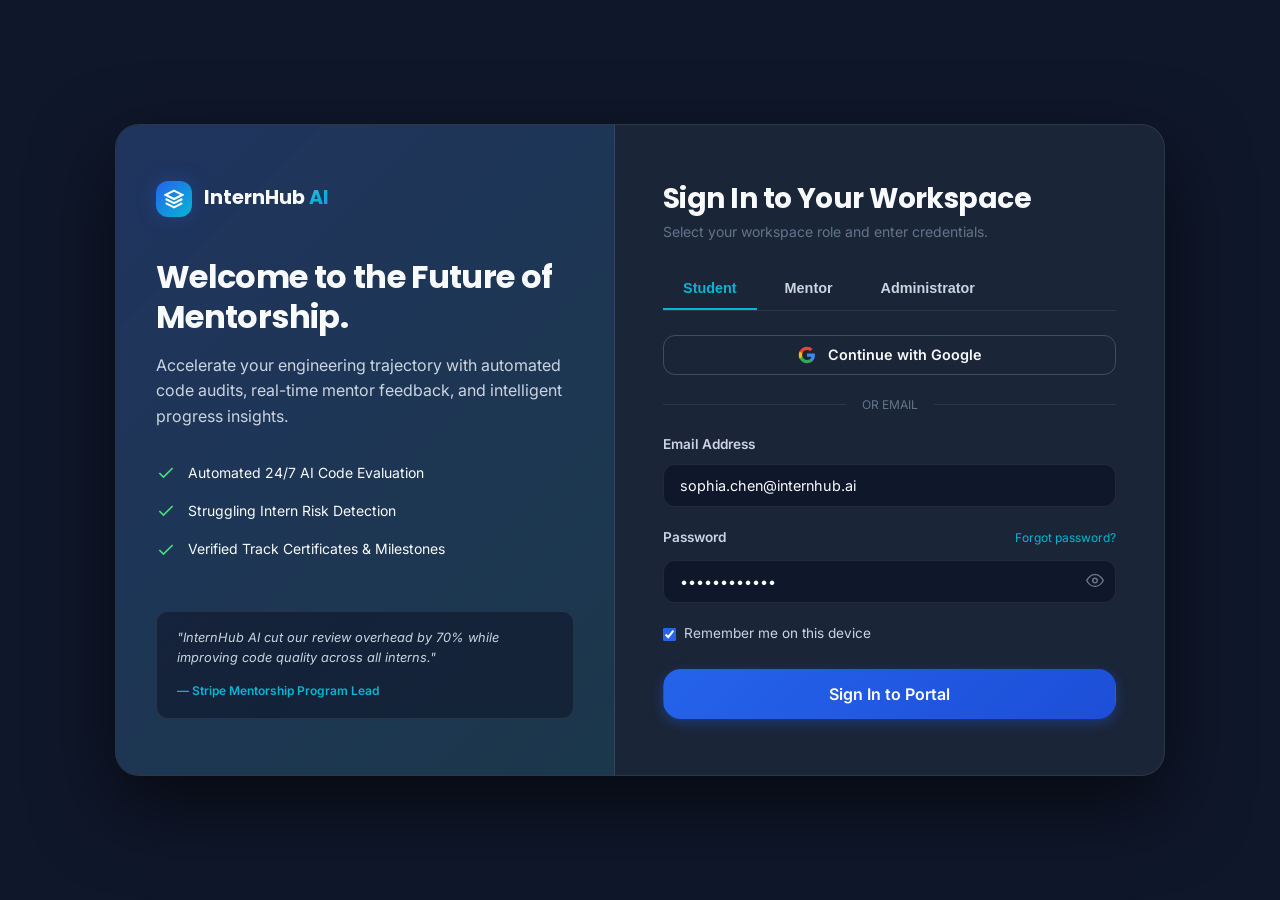
<file: InternHub_AI/login/index.html>
<!DOCTYPE html>
<html lang="en">
<head>
  <meta charset="UTF-8">
  <meta name="viewport" content="width=device-width, initial-scale=1.0">
  <title>Log In — InternHub AI</title>
  
  <link rel="stylesheet" href="../assets/css/variables.css">
  <link rel="stylesheet" href="../assets/css/base.css">
  <link rel="stylesheet" href="../assets/css/components.css">
  <link rel="stylesheet" href="../assets/css/layout.css">
  <link rel="stylesheet" href="../assets/css/animations.css">
</head>
<body style="background:var(--bg-primary); display:flex; min-height:100vh; align-items:center; justify-content:center; padding:1.5rem;">

  <div style="width:100%; max-width:1050px; display:grid; grid-template-columns:1fr 1.1fr; background:var(--bg-glass-elevated); backdrop-filter:blur(20px); border:1px solid var(--border-color); border-radius:var(--radius-xl); overflow:hidden; box-shadow:0 30px 80px rgba(0,0,0,0.6);" class="animate-fade-in">
    
    <!-- Left Branding Panel -->
    <div style="background:linear-gradient(135deg, rgba(37,99,235,0.2) 0%, rgba(6,182,212,0.1) 100%), #1E293B; padding:3.5rem 2.5rem; display:flex; flex-direction:column; justify-content:space-between; border-right:1px solid var(--border-color); position:relative;">
      <div>
        <a href="../landing/index.html" class="brand-logo" style="margin-bottom:2.5rem;">
          <div class="brand-icon"><svg width="20" height="20" viewBox="0 0 24 24" fill="none" stroke="currentColor" stroke-width="2.5"><path d="M12 2L2 7l10 5 10-5-10-5zM2 17l10 5 10-5M2 12l10 5 10-5"/></svg></div>
          <span>InternHub <span class="text-gradient">AI</span></span>
        </a>

        <h2 style="font-size:2rem; font-weight:700; margin-bottom:1rem;">Welcome to the Future of Mentorship.</h2>
        <p style="color:var(--text-secondary); line-height:1.6; margin-bottom:2rem;">
          Accelerate your engineering trajectory with automated code audits, real-time mentor feedback, and intelligent progress insights.
        </p>

        <div style="display:flex; flex-direction:column; gap:1rem;">
          <div style="display:flex; align-items:center; gap:0.75rem; font-size:0.875rem;">
            <svg width="20" height="20" viewBox="0 0 24 24" fill="none" stroke="#4ADE80" stroke-width="2"><polyline points="20 6 9 17 4 12"/></svg>
            <span>Automated 24/7 AI Code Evaluation</span>
          </div>
          <div style="display:flex; align-items:center; gap:0.75rem; font-size:0.875rem;">
            <svg width="20" height="20" viewBox="0 0 24 24" fill="none" stroke="#4ADE80" stroke-width="2"><polyline points="20 6 9 17 4 12"/></svg>
            <span>Struggling Intern Risk Detection</span>
          </div>
          <div style="display:flex; align-items:center; gap:0.75rem; font-size:0.875rem;">
            <svg width="20" height="20" viewBox="0 0 24 24" fill="none" stroke="#4ADE80" stroke-width="2"><polyline points="20 6 9 17 4 12"/></svg>
            <span>Verified Track Certificates & Milestones</span>
          </div>
        </div>
      </div>

      <!-- Testimonial snippet -->
      <div style="background:rgba(15,23,42,0.6); padding:1rem 1.25rem; border-radius:var(--radius-md); border:1px solid var(--border-color); margin-top:2rem;">
        <p style="font-size:0.8rem; font-style:italic; margin-bottom:0.5rem; color:var(--text-secondary);">"InternHub AI cut our review overhead by 70% while improving code quality across all interns."</p>
        <span style="font-size:0.75rem; font-weight:600; color:var(--color-secondary);">— Stripe Mentorship Program Lead</span>
      </div>
    </div>

    <!-- Right Login Card -->
    <div style="padding:3.5rem 3rem; display:flex; flex-direction:column; justify-content:center;">
      <h3 style="font-size:1.75rem; font-weight:700; margin-bottom:0.35rem;">Sign In to Your Workspace</h3>
      <p style="color:var(--text-muted); font-size:0.875rem; margin-bottom:1.5rem;">Select your workspace role and enter credentials.</p>

      <!-- Role Selection Tabs -->
      <div class="tabs-nav" style="margin-bottom:1.5rem;">
        <button class="tab-btn active" id="tabStudent" onclick="switchRole('student')">Student</button>
        <button class="tab-btn" id="tabMentor" onclick="switchRole('mentor')">Mentor</button>
        <button class="tab-btn" id="tabAdmin" onclick="switchRole('admin')">Administrator</button>
      </div>

      <form id="loginForm" onsubmit="handleLogin(event)">
        <!-- Google OAuth Button -->
        <button type="button" class="btn btn-outline btn-full" style="margin-bottom:1.25rem; gap:0.75rem;" onclick="handleGoogleLogin()">
          <svg width="18" height="18" viewBox="0 0 24 24"><path fill="#4285F4" d="M22.56 12.25c0-.78-.07-1.53-.2-2.25H12v4.26h5.92c-.26 1.37-1.04 2.53-2.21 3.31v2.77h3.57c2.08-1.92 3.28-4.74 3.28-8.09z"/><path fill="#34A853" d="M12 23c2.97 0 5.46-.98 7.28-2.66l-3.57-2.77c-.98.66-2.23 1.06-3.71 1.06-2.86 0-5.29-1.93-6.16-4.53H2.18v2.84C3.99 20.53 7.7 23 12 23z"/><path fill="#FBBC05" d="M5.84 14.09c-.22-.66-.35-1.36-.35-2.09s.13-1.43.35-2.09V7.06H2.18C1.43 8.55 1 10.22 1 12s.43 3.45 1.18 4.94l2.85-2.22.81-.63z"/><path fill="#EA4335" d="M12 5.38c1.62 0 3.06.56 4.21 1.64l3.15-3.15C17.45 2.09 14.97 1 12 1 7.7 1 3.99 3.47 2.18 7.06l3.66 2.84c.87-2.6 3.3-4.52 6.16-4.52z"/></svg>
          Continue with Google
        </button>

        <div style="display:flex; align-items:center; gap:1rem; margin-bottom:1.25rem;">
          <div style="flex:1; height:1px; background:var(--border-color);"></div>
          <span style="font-size:0.75rem; color:var(--text-muted); text-transform:uppercase;">or email</span>
          <div style="flex:1; height:1px; background:var(--border-color);"></div>
        </div>

        <div class="form-group">
          <label class="form-label" for="loginEmail">Email Address</label>
          <input type="email" id="loginEmail" class="form-input" value="sophia.chen@internhub.ai" required />
        </div>

        <div class="form-group">
          <div style="display:flex; justify-content:space-between; align-items:center; margin-bottom:0.25rem;">
            <label class="form-label" for="loginPassword">Password</label>
            <a href="#" style="font-size:0.75rem;" data-modal-target="forgotPasswordModal">Forgot password?</a>
          </div>
          <div style="position:relative;">
            <input type="password" id="loginPassword" class="form-input" value="••••••••••••" required />
            <button type="button" style="position:absolute; right:0.75rem; top:50%; transform:translateY(-50%); background:none; border:none; color:var(--text-muted); cursor:pointer;" onclick="togglePasswordVisibility()">
              <svg width="18" height="18" viewBox="0 0 24 24" fill="none" stroke="currentColor" stroke-width="2"><path d="M1 12s4-8 11-8 11 8 11 8-4 8-11 8-11-8-11-8z"/><circle cx="12" cy="12" r="3"/></svg>
            </button>
          </div>
        </div>

        <div style="display:flex; align-items:center; justify-content:space-between; margin-bottom:1.5rem;">
          <label style="display:flex; align-items:center; gap:0.5rem; font-size:0.85rem; color:var(--text-secondary); cursor:pointer;">
            <input type="checkbox" checked style="accent-color:var(--color-primary);" />
            Remember me on this device
          </label>
        </div>

        <button type="submit" class="btn btn-primary btn-full btn-lg">
          Sign In to Portal
        </button>
      </form>
    </div>
  </div>

  <!-- Forgot Password Modal -->
  <div class="modal-overlay" id="forgotPasswordModal">
    <div class="modal-card">
      <div class="modal-header">
        <h3>Reset Password</h3>
        <button class="btn btn-ghost btn-sm" data-modal-close>✕</button>
      </div>
      <div class="modal-body">
        <p style="font-size:0.9rem; color:var(--text-secondary); margin-bottom:1rem;">Enter your account email address and we will send you a password recovery link.</p>
        <div class="form-group">
          <label class="form-label">Account Email</label>
          <input type="email" class="form-input" placeholder="user@internhub.ai" />
        </div>
      </div>
      <div class="modal-footer">
        <button class="btn btn-outline btn-sm" data-modal-close>Cancel</button>
        <button class="btn btn-primary btn-sm" onclick="Toast.show({title:'Reset Link Sent', message:'Check your inbox for password instructions.', type:'info'}); Modal.closeAll();">Send Recovery Link</button>
      </div>
    </div>
  </div>

  <script src="../assets/js/mock-data.js"></script>
  <script src="../assets/js/components/modal.js"></script>
  <script src="../assets/js/components/toast.js"></script>
  <script src="../assets/js/app.js"></script>
  <script>
    let selectedRole = 'student';

    function switchRole(role) {
      selectedRole = role;
      document.querySelectorAll('.tab-btn').forEach(btn => btn.classList.remove('active'));
      if (role === 'student') {
        document.getElementById('tabStudent').classList.add('active');
        document.getElementById('loginEmail').value = 'sophia.chen@internhub.ai';
      } else if (role === 'mentor') {
        document.getElementById('tabMentor').classList.add('active');
        document.getElementById('loginEmail').value = 'sarah.jenkins@internhub.ai';
      } else {
        document.getElementById('tabAdmin').classList.add('active');
        document.getElementById('loginEmail').value = 'admin@internhub.ai';
      }
    }

    function togglePasswordVisibility() {
      const input = document.getElementById('loginPassword');
      input.type = input.type === 'password' ? 'text' : 'password';
    }

    function handleLogin(e) {
      e.preventDefault();
      Toast.show({
        title: "Authenticated Successfully",
        message: `Logging in as ${selectedRole.toUpperCase()}...`,
        type: "success"
      });
      setTimeout(() => {
        if (selectedRole === 'student') {
          window.location.href = "../student/dashboard.html";
        } else {
          window.location.href = "../mentor/dashboard.html";
        }
      }, 1000);
    }

    function handleGoogleLogin() {
      Toast.show({
        title: "Google OAuth Initiated",
        message: "Signing in with Google Workspace...",
        type: "info"
      });
      setTimeout(() => {
        window.location.href = "../student/dashboard.html";
      }, 1200);
    }
  </script>
</body>
</html>
</file>
<file: InternHub_AI/assets/css/variables.css>
/* InternHub AI - Design System Variables */

:root {
  /* Color System */
  --bg-primary: #0F172A;
  --bg-surface: #1E293B;
  --bg-surface-hover: #26334D;
  --bg-surface-active: #334155;
  --bg-glass: rgba(30, 41, 59, 0.7);
  --bg-glass-card: rgba(30, 41, 59, 0.6);
  --bg-glass-elevated: rgba(30, 41, 59, 0.85);

  --color-primary: #2563EB;
  --color-primary-hover: #1D4ED8;
  --color-primary-glow: rgba(37, 99, 235, 0.35);
  --color-secondary: #06B6D4;
  --color-secondary-hover: #0891B2;
  --color-secondary-glow: rgba(6, 182, 212, 0.35);

  --color-success: #22C55E;
  --color-success-bg: rgba(34, 197, 94, 0.15);
  --color-warning: #F59E0B;
  --color-warning-bg: rgba(245, 158, 11, 0.15);
  --color-danger: #EF4444;
  --color-danger-bg: rgba(239, 68, 68, 0.15);
  --color-info: #3B82F6;
  --color-info-bg: rgba(59, 130, 246, 0.15);

  --text-primary: #F8FAFC;
  --text-secondary: #CBD5E1;
  --text-muted: #64748B;
  --text-inverse: #0F172A;

  --border-color: rgba(255, 255, 255, 0.08);
  --border-color-hover: rgba(255, 255, 255, 0.18);
  --border-color-active: rgba(37, 99, 235, 0.5);

  /* Typography */
  --font-heading: 'Poppins', -apple-system, BlinkMacSystemFont, 'Segoe UI', Roboto, sans-serif;
  --font-body: 'Inter', -apple-system, BlinkMacSystemFont, 'Segoe UI', Roboto, sans-serif;
  --font-mono: 'JetBrains Mono', 'Fira Code', Consolas, monospace;

  /* Layout & Spacing */
  --sidebar-width: 260px;
  --sidebar-collapsed-width: 80px;
  --header-height: 70px;
  --container-max-width: 1400px;
  --radius-sm: 8px;
  --radius-md: 12px;
  --radius-lg: 18px;
  --radius-xl: 24px;
  --radius-full: 9999px;

  /* Shadows & Effects */
  --shadow-sm: 0 2px 4px rgba(0, 0, 0, 0.2);
  --shadow-md: 0 4px 12px rgba(0, 0, 0, 0.3);
  --shadow-lg: 0 10px 25px -5px rgba(0, 0, 0, 0.4), 0 8px 10px -6px rgba(0, 0, 0, 0.3);
  --shadow-glow-primary: 0 0 20px rgba(37, 99, 235, 0.3);
  --shadow-glow-cyan: 0 0 20px rgba(6, 182, 212, 0.3);

  --backdrop-blur: blur(16px);
  --transition-fast: 0.15s cubic-bezier(0.4, 0, 0.2, 1);
  --transition-normal: 0.25s cubic-bezier(0.4, 0, 0.2, 1);
  --transition-slow: 0.4s cubic-bezier(0.4, 0, 0.2, 1);
}
</file>
<file: InternHub_AI/assets/css/base.css>
/* InternHub AI - Base Styles & Typography */

@import url('https://fonts.googleapis.com/css2?family=Inter:wght@300;400;500;600;700&family=Poppins:wght@500;600;700;800&family=JetBrains+Mono:wght@400;500&display=swap');

*, *::before, *::after {
  box-sizing: border-box;
  margin: 0;
  padding: 0;
}

html {
  font-size: 16px;
  scroll-behavior: smooth;
  color-scheme: dark;
}

body {
  background-color: var(--bg-primary);
  color: var(--text-primary);
  font-family: var(--font-body);
  font-weight: 400;
  line-height: 1.6;
  min-height: 100vh;
  overflow-x: hidden;
  -webkit-font-smoothing: antialiased;
  -moz-osx-font-smoothing: grayscale;
}

/* Typography Defaults */
h1, h2, h3, h4, h5, h6 {
  font-family: var(--font-heading);
  font-weight: 700;
  color: var(--text-primary);
  line-height: 1.25;
  letter-spacing: -0.02em;
}

h1 { font-size: 2.5rem; }
h2 { font-size: 2rem; }
h3 { font-size: 1.5rem; }
h4 { font-size: 1.25rem; }
h5 { font-size: 1rem; }
h6 { font-size: 0.875rem; }

p {
  color: var(--text-secondary);
  margin-bottom: 0.75rem;
}

p:last-child {
  margin-bottom: 0;
}

a {
  color: var(--color-secondary);
  text-decoration: none;
  transition: color var(--transition-fast);
}

a:hover {
  color: #38BDF8;
}

code, pre {
  font-family: var(--font-mono);
  font-size: 0.875rem;
}

/* Custom Scrollbar */
::-webkit-scrollbar {
  width: 8px;
  height: 8px;
}

::-webkit-scrollbar-track {
  background: var(--bg-primary);
}

::-webkit-scrollbar-thumb {
  background: #334155;
  border-radius: 4px;
}

::-webkit-scrollbar-thumb:hover {
  background: #475569;
}

/* Focus States for Accessibility */
:focus-visible {
  outline: 2px solid var(--color-secondary);
  outline-offset: 2px;
}

/* Utility Helpers */
.text-gradient {
  background: linear-gradient(135deg, #60A5FA 0%, #06B6D4 50%, #3B82F6 100%);
  -webkit-background-clip: text;
  -webkit-text-fill-color: transparent;
  background-clip: text;
}

.text-gradient-purple {
  background: linear-gradient(135deg, #A855F7 0%, #6366F1 50%, #06B6D4 100%);
  -webkit-background-clip: text;
  -webkit-text-fill-color: transparent;
  background-clip: text;
}

.badge {
  display: inline-flex;
  align-items: center;
  gap: 0.375rem;
  padding: 0.25rem 0.625rem;
  border-radius: var(--radius-full);
  font-size: 0.75rem;
  font-weight: 600;
  text-transform: uppercase;
  letter-spacing: 0.04em;
}

.badge-primary { background: rgba(37, 99, 235, 0.2); color: #60A5FA; border: 1px solid rgba(37, 99, 235, 0.4); }
.badge-secondary { background: rgba(6, 182, 212, 0.2); color: #22D3EE; border: 1px solid rgba(6, 182, 212, 0.4); }
.badge-success { background: var(--color-success-bg); color: #4ADE80; border: 1px solid rgba(34, 197, 94, 0.4); }
.badge-warning { background: var(--color-warning-bg); color: #FBBF24; border: 1px solid rgba(245, 158, 11, 0.4); }
.badge-danger { background: var(--color-danger-bg); color: #F87171; border: 1px solid rgba(239, 68, 68, 0.4); }
.badge-muted { background: rgba(100, 116, 139, 0.2); color: var(--text-secondary); border: 1px solid var(--border-color); }

.flex { display: flex; }
.flex-col { flex-direction: column; }
.items-center { align-items: center; }
.justify-between { justify-content: space-between; }
.gap-2 { gap: 0.5rem; }
.gap-3 { gap: 0.75rem; }
.gap-4 { gap: 1rem; }
.gap-6 { gap: 1.5rem; }
.w-full { width: 100%; }

.hidden { display: none !important; }
</file>
<file: InternHub_AI/assets/css/components.css>
/* InternHub AI - Reusable Component Styles */

/* Buttons */
.btn {
  display: inline-flex;
  align-items: center;
  justify-content: center;
  gap: 0.5rem;
  padding: 0.625rem 1.25rem;
  border-radius: var(--radius-md);
  font-family: var(--font-body);
  font-weight: 600;
  font-size: 0.9rem;
  cursor: pointer;
  border: 1px solid transparent;
  transition: all var(--transition-fast);
  white-space: nowrap;
}

.btn-primary {
  background: linear-gradient(135deg, var(--color-primary) 0%, #1D4ED8 100%);
  color: #FFFFFF;
  box-shadow: 0 4px 12px var(--color-primary-glow);
}

.btn-primary:hover {
  background: linear-gradient(135deg, #3B82F6 0%, var(--color-primary) 100%);
  box-shadow: 0 6px 18px rgba(37, 99, 235, 0.45);
  transform: translateY(-1px);
}

.btn-secondary {
  background: linear-gradient(135deg, var(--color-secondary) 0%, #0891B2 100%);
  color: #FFFFFF;
  box-shadow: 0 4px 12px var(--color-secondary-glow);
}

.btn-secondary:hover {
  background: linear-gradient(135deg, #22D3EE 0%, var(--color-secondary) 100%);
  transform: translateY(-1px);
}

.btn-outline {
  background: transparent;
  border-color: var(--border-color-hover);
  color: var(--text-primary);
}

.btn-outline:hover {
  background: var(--bg-surface-hover);
  border-color: rgba(255, 255, 255, 0.3);
}

.btn-ghost {
  background: transparent;
  color: var(--text-secondary);
}

.btn-ghost:hover {
  background: var(--bg-surface-hover);
  color: var(--text-primary);
}

.btn-danger {
  background: var(--color-danger-bg);
  border-color: rgba(239, 68, 68, 0.4);
  color: #F87171;
}

.btn-danger:hover {
  background: rgba(239, 68, 68, 0.25);
}

.btn-sm {
  padding: 0.375rem 0.75rem;
  font-size: 0.8rem;
  border-radius: var(--radius-sm);
}

.btn-lg {
  padding: 0.875rem 1.75rem;
  font-size: 1rem;
  border-radius: var(--radius-lg);
}

.btn-full {
  width: 100%;
}

/* Stat Cards */
.stat-card {
  padding: 1.5rem;
  display: flex;
  flex-direction: column;
  gap: 0.75rem;
  position: relative;
  overflow: hidden;
}

.stat-header {
  display: flex;
  align-items: center;
  justify-content: space-between;
}

.stat-title {
  font-size: 0.875rem;
  font-weight: 500;
  color: var(--text-secondary);
}

.stat-icon {
  width: 42px;
  height: 42px;
  border-radius: var(--radius-md);
  display: flex;
  align-items: center;
  justify-content: center;
  background: rgba(255, 255, 255, 0.05);
  border: 1px solid var(--border-color);
  color: var(--color-secondary);
}

.stat-value {
  font-size: 1.85rem;
  font-weight: 700;
  font-family: var(--font-heading);
  letter-spacing: -0.03em;
  line-height: 1;
}

.stat-footer {
  display: flex;
  align-items: center;
  gap: 0.5rem;
  font-size: 0.8rem;
}

.stat-trend-up {
  color: #4ADE80;
  font-weight: 600;
}

.stat-trend-down {
  color: #F87171;
  font-weight: 600;
}

/* Search Bar */
.search-box {
  position: relative;
  width: 100%;
  max-width: 380px;
}

.search-input {
  width: 100%;
  padding: 0.625rem 1rem 0.625rem 2.5rem;
  background: var(--bg-surface);
  border: 1px solid var(--border-color);
  border-radius: var(--radius-full);
  color: var(--text-primary);
  font-size: 0.875rem;
  transition: all var(--transition-fast);
}

.search-input:focus {
  border-color: var(--color-primary);
  box-shadow: 0 0 12px var(--color-primary-glow);
  background: var(--bg-primary);
}

.search-icon {
  position: absolute;
  left: 0.875rem;
  top: 50%;
  transform: translateY(-50%);
  width: 16px;
  height: 16px;
  color: var(--text-muted);
  pointer-events: none;
}

.search-shortcut {
  position: absolute;
  right: 0.75rem;
  top: 50%;
  transform: translateY(-50%);
  background: rgba(255, 255, 255, 0.1);
  padding: 0.125rem 0.4rem;
  border-radius: 4px;
  font-size: 0.7rem;
  color: var(--text-muted);
}

/* Data Tables */
.table-container {
  width: 100%;
  overflow-x: auto;
  border-radius: var(--radius-lg);
  border: 1px solid var(--border-color);
  background: var(--bg-glass-card);
}

.data-table {
  width: 100%;
  border-collapse: collapse;
  text-align: left;
  font-size: 0.875rem;
}

.data-table th {
  padding: 1rem 1.25rem;
  background: rgba(15, 23, 42, 0.6);
  color: var(--text-secondary);
  font-weight: 600;
  font-size: 0.775rem;
  text-transform: uppercase;
  letter-spacing: 0.05em;
  border-bottom: 1px solid var(--border-color);
}

.data-table td {
  padding: 1rem 1.25rem;
  border-bottom: 1px solid var(--border-color);
  color: var(--text-primary);
  vertical-align: middle;
}

.data-table tr:last-child td {
  border-bottom: none;
}

.data-table tr:hover {
  background: rgba(255, 255, 255, 0.02);
}

/* Pagination */
.pagination-wrapper {
  display: flex;
  align-items: center;
  justify-content: space-between;
  padding: 1rem 1.25rem;
  border-top: 1px solid var(--border-color);
  font-size: 0.85rem;
  color: var(--text-secondary);
}

.pagination-controls {
  display: flex;
  gap: 0.375rem;
}

.page-btn {
  width: 32px;
  height: 32px;
  border-radius: var(--radius-sm);
  border: 1px solid var(--border-color);
  background: var(--bg-surface);
  color: var(--text-secondary);
  display: flex;
  align-items: center;
  justify-content: center;
  cursor: pointer;
  font-size: 0.85rem;
}

.page-btn.active, .page-btn:hover {
  background: var(--color-primary);
  color: #FFF;
  border-color: var(--color-primary);
}

/* Timeline */
.timeline {
  display: flex;
  flex-direction: column;
  gap: 1.5rem;
  position: relative;
  padding-left: 1.5rem;
}

.timeline::before {
  content: '';
  position: absolute;
  left: 6px;
  top: 6px;
  bottom: 6px;
  width: 2px;
  background: var(--border-color);
}

.timeline-item {
  position: relative;
}

.timeline-dot {
  position: absolute;
  left: -1.5rem;
  top: 4px;
  width: 14px;
  height: 14px;
  border-radius: var(--radius-full);
  background: var(--bg-primary);
  border: 3px solid var(--color-primary);
}

.timeline-dot.completed {
  border-color: var(--color-success);
  background: var(--color-success);
}

.timeline-content {
  background: var(--bg-surface);
  padding: 1rem 1.25rem;
  border-radius: var(--radius-md);
  border: 1px solid var(--border-color);
}

/* Code Preview Box & Diff */
.code-box {
  background: #0B0F19;
  border: 1px solid var(--border-color);
  border-radius: var(--radius-md);
  font-family: var(--font-mono);
  overflow-x: auto;
}

.code-header {
  padding: 0.5rem 1rem;
  background: #111827;
  border-bottom: 1px solid var(--border-color);
  display: flex;
  align-items: center;
  justify-content: space-between;
  font-size: 0.775rem;
  color: var(--text-muted);
}

.code-content {
  padding: 1rem;
  line-height: 1.5;
}

.diff-line {
  display: flex;
  gap: 1rem;
  padding: 0.125rem 0.5rem;
  border-radius: 2px;
}

.diff-line.addition {
  background: rgba(34, 197, 94, 0.12);
  color: #4ADE80;
}

.diff-line.deletion {
  background: rgba(239, 68, 68, 0.12);
  color: #F87171;
}

.diff-line.warning {
  background: rgba(245, 158, 11, 0.15);
  color: #FBBF24;
}

.line-num {
  color: #475569;
  user-select: none;
  width: 24px;
  text-align: right;
}

/* Modal Overlay & Card */
.modal-overlay {
  position: fixed;
  inset: 0;
  background: rgba(15, 23, 42, 0.8);
  backdrop-filter: blur(8px);
  z-index: 1000;
  display: flex;
  align-items: center;
  justify-content: center;
  padding: 1rem;
  opacity: 0;
  pointer-events: none;
  transition: opacity var(--transition-normal);
}

.modal-overlay.active {
  opacity: 1;
  pointer-events: auto;
}

.modal-card {
  background: var(--bg-surface);
  border: 1px solid var(--border-color-hover);
  border-radius: var(--radius-xl);
  width: 100%;
  max-width: 580px;
  box-shadow: 0 20px 50px rgba(0, 0, 0, 0.6);
  overflow: hidden;
  transform: scale(0.95);
  transition: transform var(--transition-normal);
}

.modal-overlay.active .modal-card {
  transform: scale(1);
}

.modal-header {
  padding: 1.25rem 1.5rem;
  border-bottom: 1px solid var(--border-color);
  display: flex;
  align-items: center;
  justify-content: space-between;
}

.modal-body {
  padding: 1.5rem;
  max-height: 75vh;
  overflow-y: auto;
}

.modal-footer {
  padding: 1.25rem 1.5rem;
  border-top: 1px solid var(--border-color);
  display: flex;
  justify-content: flex-end;
  gap: 0.75rem;
  background: rgba(15, 23, 42, 0.4);
}

/* Drawer Component */
.drawer-overlay {
  position: fixed;
  inset: 0;
  background: rgba(15, 23, 42, 0.7);
  backdrop-filter: blur(4px);
  z-index: 999;
  opacity: 0;
  pointer-events: none;
  transition: opacity var(--transition-normal);
}

.drawer-overlay.active {
  opacity: 1;
  pointer-events: auto;
}

.drawer-panel {
  position: fixed;
  top: 0;
  right: 0;
  bottom: 0;
  width: 100%;
  max-width: 520px;
  background: var(--bg-surface);
  border-left: 1px solid var(--border-color);
  z-index: 1000;
  box-shadow: -10px 0 40px rgba(0, 0, 0, 0.5);
  display: flex;
  flex-direction: column;
  transform: translateX(100%);
  transition: transform var(--transition-normal);
}

.drawer-overlay.active .drawer-panel {
  transform: translateX(0);
}

.drawer-header {
  padding: 1.25rem 1.5rem;
  border-bottom: 1px solid var(--border-color);
  display: flex;
  align-items: center;
  justify-content: space-between;
}

.drawer-body {
  padding: 1.5rem;
  flex: 1;
  overflow-y: auto;
}

/* Form Inputs & Controls */
.form-group {
  display: flex;
  flex-direction: column;
  gap: 0.5rem;
  margin-bottom: 1.25rem;
}

.form-label {
  font-size: 0.85rem;
  font-weight: 600;
  color: var(--text-secondary);
}

.form-input, .form-select, .form-textarea {
  width: 100%;
  padding: 0.75rem 1rem;
  background: var(--bg-primary);
  border: 1px solid var(--border-color);
  border-radius: var(--radius-md);
  color: var(--text-primary);
  font-family: var(--font-body);
  font-size: 0.9rem;
  transition: border-color var(--transition-fast), box-shadow var(--transition-fast);
}

.form-input:focus, .form-select:focus, .form-textarea:focus {
  border-color: var(--color-primary);
  box-shadow: 0 0 10px var(--color-primary-glow);
  outline: none;
}

.form-textarea {
  resize: vertical;
  min-height: 100px;
}

/* Tabs */
.tabs-nav {
  display: flex;
  gap: 0.5rem;
  border-bottom: 1px solid var(--border-color);
  margin-bottom: 1.5rem;
}

.tab-btn {
  padding: 0.75rem 1.25rem;
  background: transparent;
  border: none;
  border-bottom: 2px solid transparent;
  color: var(--text-secondary);
  font-weight: 600;
  font-size: 0.9rem;
  cursor: pointer;
  transition: all var(--transition-fast);
}

.tab-btn:hover {
  color: var(--text-primary);
}

.tab-btn.active {
  color: var(--color-secondary);
  border-bottom-color: var(--color-secondary);
}

/* Toast Container */
.toast-container {
  position: fixed;
  bottom: 2rem;
  right: 2rem;
  display: flex;
  flex-direction: column;
  gap: 0.75rem;
  z-index: 2000;
  pointer-events: none;
}

.toast {
  pointer-events: auto;
  min-width: 300px;
  padding: 1rem 1.25rem;
  border-radius: var(--radius-md);
  background: var(--bg-surface);
  border: 1px solid var(--border-color);
  box-shadow: var(--shadow-lg);
  display: flex;
  align-items: center;
  gap: 0.75rem;
  animation: slideUp 0.3s forwards;
  color: var(--text-primary);
}

.toast-success { border-left: 4px solid var(--color-success); }
.toast-error { border-left: 4px solid var(--color-danger); }
.toast-info { border-left: 4px solid var(--color-info); }

/* Progress Bar */
.progress-bar-bg {
  width: 100%;
  height: 8px;
  background: var(--bg-primary);
  border-radius: var(--radius-full);
  overflow: hidden;
}

.progress-bar-fill {
  height: 100%;
  background: linear-gradient(90deg, var(--color-primary) 0%, var(--color-secondary) 100%);
  border-radius: var(--radius-full);
  transition: width 0.6s cubic-bezier(0.16, 1, 0.3, 1);
}
</file>
<file: InternHub_AI/assets/css/layout.css>
/* InternHub AI - Layout Architecture */

.app-container {
  display: flex;
  min-height: 100vh;
  width: 100vw;
  overflow-x: hidden;
}

/* Sidebar Layout */
.sidebar {
  width: var(--sidebar-width);
  background: var(--bg-surface);
  border-right: 1px solid var(--border-color);
  display: flex;
  flex-direction: column;
  position: fixed;
  top: 0;
  bottom: 0;
  left: 0;
  z-index: 100;
  transition: width var(--transition-normal);
}

.sidebar-header {
  height: var(--header-height);
  padding: 0 1.5rem;
  display: flex;
  align-items: center;
  justify-content: space-between;
  border-bottom: 1px solid var(--border-color);
}

.brand-logo {
  display: flex;
  align-items: center;
  gap: 0.75rem;
  font-family: var(--font-heading);
  font-weight: 700;
  font-size: 1.2rem;
  color: var(--text-primary);
}

.brand-icon {
  width: 36px;
  height: 36px;
  background: linear-gradient(135deg, var(--color-primary) 0%, var(--color-secondary) 100%);
  border-radius: var(--radius-md);
  display: flex;
  align-items: center;
  justify-content: center;
  color: #FFF;
  box-shadow: var(--shadow-glow-primary);
}

.sidebar-menu {
  padding: 1.25rem 0.75rem;
  display: flex;
  flex-direction: column;
  gap: 0.375rem;
  flex: 1;
  overflow-y: auto;
}

.menu-label {
  padding: 0.5rem 0.75rem;
  font-size: 0.7rem;
  font-weight: 700;
  text-transform: uppercase;
  letter-spacing: 0.08em;
  color: var(--text-muted);

}

.nav-item {
  display: flex;
  align-items: center;
  gap: 0.875rem;
  padding: 0.75rem 1rem;
  border-radius: var(--radius-md);
  color: var(--text-secondary);
  font-weight: 500;
  font-size: 0.925rem;
  transition: all var(--transition-fast);
  cursor: pointer;
  text-decoration: none;
}

.nav-item:hover {
  background: var(--bg-surface-hover);
  color: var(--text-primary);
}

.nav-item.active {
  background: linear-gradient(90deg, rgba(37, 99, 235, 0.15) 0%, rgba(6, 182, 212, 0.05) 100%);
  color: #60A5FA;
  border-left: 3px solid var(--color-primary);
}

.nav-item svg {
  width: 20px;
  height: 20px;
  stroke-width: 1.8;
  flex-shrink: 0;
}

.sidebar-footer {
  padding: 1rem;
  border-top: 1px solid var(--border-color);
  background: rgba(15, 23, 42, 0.4);
}

.user-profile-summary {
  display: flex;
  align-items: center;
  gap: 0.75rem;
}

.avatar {
  width: 40px;
  height: 40px;
  border-radius: var(--radius-full);
  background: #334155;
  display: flex;
  align-items: center;
  justify-content: center;
  font-weight: 600;
  color: var(--text-primary);
  border: 2px solid var(--border-color);
  flex-shrink: 0;
  overflow: hidden;
}

.avatar img {
  width: 100%;
  height: 100%;
  object-fit: cover;
}

.user-info {
  display: flex;
  flex-direction: column;
  overflow: hidden;
}

.user-name {
  font-weight: 600;
  font-size: 0.875rem;
  color: var(--text-primary);
  white-space: nowrap;
  text-overflow: ellipsis;
  overflow: hidden;
}

.user-role {
  font-size: 0.75rem;
  color: var(--text-muted);
}

/* Main Content Area */
.main-wrapper {
  margin-left: var(--sidebar-width);
  flex: 1;
  display: flex;
  flex-direction: column;
  min-height: 100vh;
  transition: margin-left var(--transition-normal);
}

/* Top Navbar */
.topbar {
  height: var(--header-height);
  background: var(--bg-glass);
  backdrop-filter: var(--backdrop-blur);
  -webkit-backdrop-filter: var(--backdrop-blur);
  border-bottom: 1px solid var(--border-color);
  position: sticky;
  top: 0;
  z-index: 90;
  padding: 0 2rem;
  display: flex;
  align-items: center;
  justify-content: space-between;
}

.topbar-left {
  display: flex;
  align-items: center;
  gap: 1rem;
}

.page-title {
  font-size: 1.25rem;
  font-weight: 700;
}

.topbar-right {
  display: flex;
  align-items: center;
  gap: 1.25rem;
}

.topbar-action-btn {
  width: 40px;
  height: 40px;
  border-radius: var(--radius-full);
  background: var(--bg-surface);
  border: 1px solid var(--border-color);
  color: var(--text-secondary);
  display: flex;
  align-items: center;
  justify-content: center;
  cursor: pointer;
  position: relative;
  transition: all var(--transition-fast);
}

.topbar-action-btn:hover {
  background: var(--bg-surface-hover);
  color: var(--text-primary);
  border-color: var(--border-color-hover);
}

.notification-dot {
  position: absolute;
  top: 6px;
  right: 6px;
  width: 8px;
  height: 8px;
  border-radius: var(--radius-full);
  background: var(--color-secondary);
  box-shadow: 0 0 8px var(--color-secondary);
}

/* Page Content Body */
.content-body {
  padding: 2rem;
  flex: 1;
  max-width: var(--container-max-width);
  width: 100%;
  margin: 0 auto;
}

/* Dashboard Grid Layouts */
.grid-4 {
  display: grid;
  grid-template-columns: repeat(4, 1fr);
  gap: 1.5rem;
}

.grid-3 {
  display: grid;
  grid-template-columns: repeat(3, 1fr);
  gap: 1.5rem;
}

.grid-2 {
  display: grid;
  grid-template-columns: repeat(2, 1fr);
  gap: 1.5rem;
}

.grid-main-side {
  display: grid;
  grid-template-columns: 2.2fr 1fr;
  gap: 1.5rem;
}

/* Footer */
.app-footer {
  padding: 1.5rem 2rem;
  border-top: 1px solid var(--border-color);
  display: flex;
  align-items: center;
  justify-content: space-between;
  font-size: 0.85rem;
  color: var(--text-muted);
  background: var(--bg-primary);
}

/* Responsive Media Queries */
@media (max-width: 1024px) {
  .grid-4 { grid-template-columns: repeat(2, 1fr); }
  .grid-3 { grid-template-columns: repeat(1, 1fr); }
  .grid-main-side { grid-template-columns: 1fr; }
}

@media (max-width: 768px) {
  .sidebar {
    transform: translateX(-100%);
  }
  .sidebar.mobile-open {
    transform: translateX(0);
  }
  .main-wrapper {
    margin-left: 0;
  }
  .grid-4, .grid-2 {
    grid-template-columns: 1fr;
  }
  .content-body {
    padding: 1rem;
  }
  .topbar {
    padding: 0 1rem;
  }
}
</file>
<file: InternHub_AI/assets/css/animations.css>
/* InternHub AI - Animations & Keyframes */

@keyframes fadeIn {
  from { opacity: 0; transform: translateY(8px); }
  to { opacity: 1; transform: translateY(0); }
}

@keyframes slideUp {
  from { opacity: 0; transform: translateY(20px); }
  to { opacity: 1; transform: translateY(0); }
}

@keyframes slideInRight {
  from { transform: translateX(100%); }
  to { transform: translateX(0); }
}

@keyframes slideOutRight {
  from { transform: translateX(0); }
  to { transform: translateX(100%); }
}

@keyframes pulseGlow {
  0%, 100% { box-shadow: 0 0 15px rgba(37, 99, 235, 0.3); }
  50% { box-shadow: 0 0 30px rgba(6, 182, 212, 0.6); }
}

@keyframes floatCard {
  0%, 100% { transform: translateY(0px); }
  50% { transform: translateY(-8px); }
}

@keyframes skeletonShimmer {
  0% { background-position: -200% 0; }
  100% { background-position: 200% 0; }
}

@keyframes spin {
  to { transform: rotate(360deg); }
}

.animate-fade-in {
  animation: fadeIn 0.4s cubic-bezier(0.16, 1, 0.3, 1) forwards;
}

.animate-slide-up {
  animation: slideUp 0.5s cubic-bezier(0.16, 1, 0.3, 1) forwards;
}

.animate-float {
  animation: floatCard 4s ease-in-out infinite;
}

.animate-glow {
  animation: pulseGlow 3s ease-in-out infinite;
}

/* Skeleton Loading Component */
.skeleton {
  background: linear-gradient(90deg, #1E293B 25%, #334155 50%, #1E293B 75%);
  background-size: 200% 100%;
  animation: skeletonShimmer 1.5s infinite;
  border-radius: var(--radius-sm);
}

.skeleton-text {
  height: 1rem;
  width: 100%;
  margin-bottom: 0.5rem;
}

.skeleton-card {
  height: 180px;
  width: 100%;
  border-radius: var(--radius-lg);
}

/* Glassmorphism Card Utilities */
.glass-card {
  background: var(--bg-glass-card);
  backdrop-filter: var(--backdrop-blur);
  -webkit-backdrop-filter: var(--backdrop-blur);
  border: 1px solid var(--border-color);
  border-radius: var(--radius-lg);
  box-shadow: var(--shadow-md);
  transition: transform var(--transition-normal), border-color var(--transition-normal), box-shadow var(--transition-normal);
}

.glass-card:hover {
  border-color: var(--border-color-hover);
  box-shadow: var(--shadow-lg);
}

.glass-card-interactive:hover {
  transform: translateY(-4px);
  border-color: rgba(37, 99, 235, 0.4);
  box-shadow: 0 12px 30px -10px rgba(0, 0, 0, 0.5), 0 0 15px rgba(37, 99, 235, 0.2);
}
</file>
